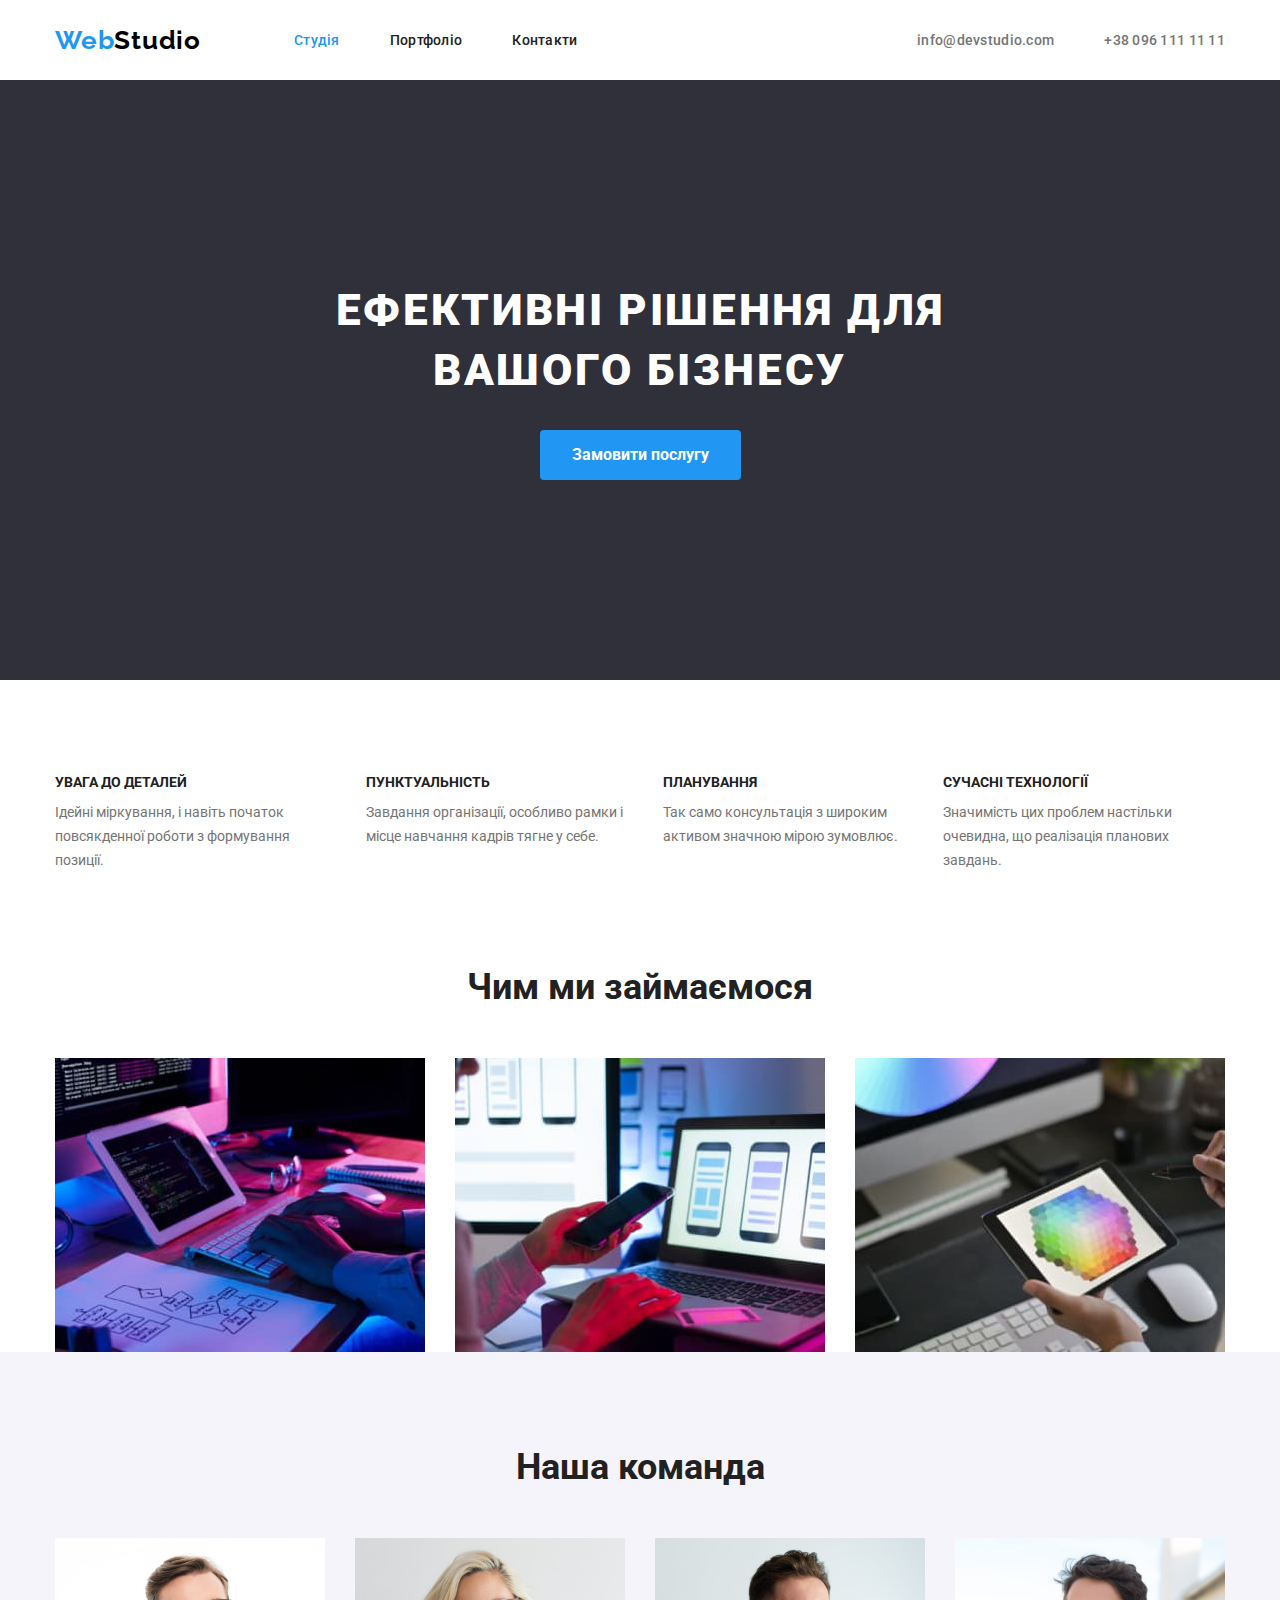
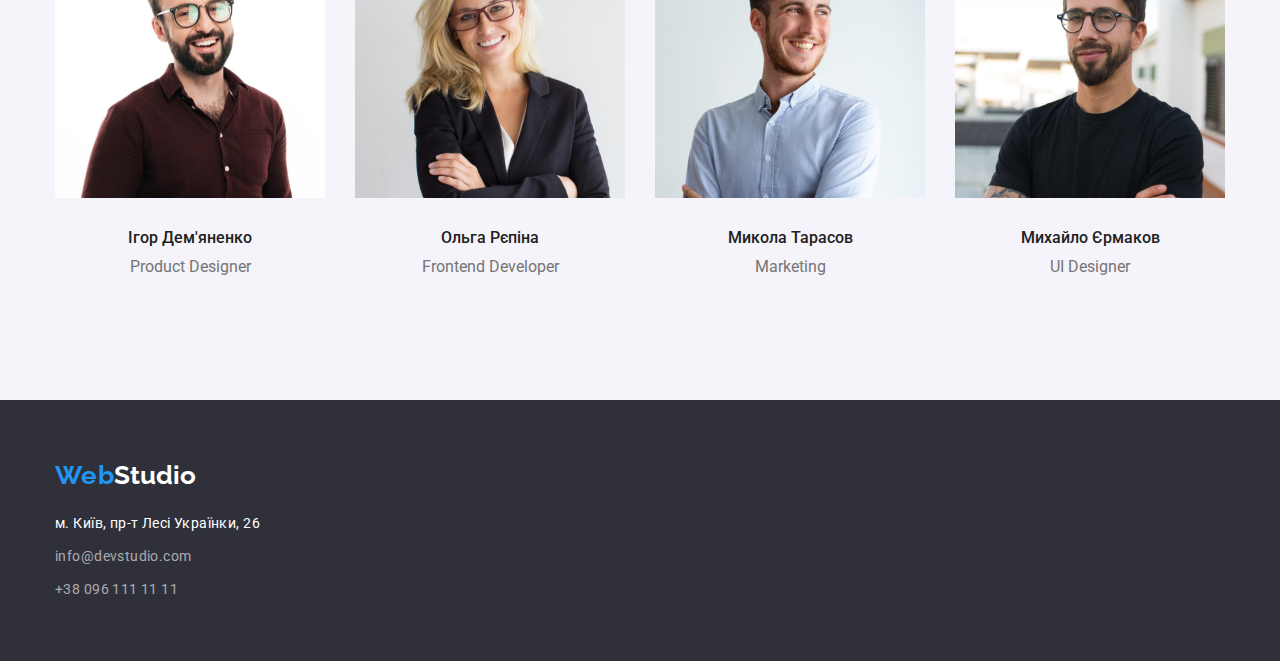
<file: index.html>
<!DOCTYPE html>
<html lang="uk">
  <head>
    <meta charset="UTF-8" />
    <meta http-equiv="X-UA-Compatible" content="IE=edge" />
    <meta name="viewport" content="width=device-width, initial-scale=1.0" />
    <title>WebStudio</title>
    <link rel="preconnect" href="https://fonts.googleapis.com" />
    <link rel="preconnect" href="https://fonts.gstatic.com" crossorigin />
    <link
      href="https://fonts.googleapis.com/css2?family=Raleway:wght@700&family=Roboto:wght@400;500;700;900&display=swap"
      rel="stylesheet"
    />
    <link
      rel="stylesheet"
      href="https://cdnjs.cloudflare.com/ajax/libs/modern-normalize/1.1.0/modern-normalize.min.css"
    />
    <link rel="stylesheet" href="./css/styles.css" />
  </head>
  <body class="body">
    <header class="page-header">
      <div class="container header-container">
        <nav class="header-nav">
          <a class="link header-logo" href="./index.html">
            <span class="web">Web</span><span class="studio">Studio</span></a
          >
          <ul class="header-list list header-nav">
            <li class="header-list-item">
              <a class="header-list-link link current" href="">Студія</a>
            </li>
            <li class="header-list-item">
              <a class="header-list-link link" href="portfolio.html"
                >Портфоліо</a
              >
            </li>
            <li class="header-list-item">
              <a class="header-list-link link" href="">Контакти</a>
            </li>
          </ul>
        </nav>
        <div class="header-link">
          <ul class="list header-nav-link">
            <li class="header-item">
              <a
                class="header-link header-list-link link"
                href="mailto:info@devstudio.com"
                >info@devstudio.com</a
              >
            </li>
            <li class="header-item">
              <a
                class="header-link header-list-link link"
                href="tel:+380961111111"
                >+38 096 111 11 11</a
              >
            </li>
          </ul>
        </div>
      </div>
    </header>
    <main>
      <section class="section hero">
        <div class="container">
          <h1 class="h1-hero">Ефективні рішення для вашого бізнесу</h1>
          <button class="button" type="button">Замовити послугу</button>
        </div>
      </section>
      <section class="section about">
        <div class="container">
          <h2 class="visually-hidden">Наші особливості</h2>
          <ul class="list list-about">
            <li class="list-about-item">
              <h3 class="h3-about">Увага до деталей</h3>
              <p class="p-about">
                Ідейні міркування, і навіть початок повсякденної роботи з
                формування позиції.
              </p>
            </li>
            <li class="list-about-item">
              <h3 class="h3-about">Пунктуальність</h3>
              <p class="p-about">
                Завдання організації, особливо рамки і місце навчання кадрів
                тягне у себе.
              </p>
            </li>
            <li class="list-about-item">
              <h3 class="h3-about">Планування</h3>
              <p class="p-about">
                Так само консультація з широким активом значною мірою зумовлює.
              </p>
            </li>
            <li class="list-about-item">
              <h3 class="h3-about">Сучасні технології</h3>
              <p class="p-about">
                Значимість цих проблем настільки очевидна, що реалізація
                планових завдань.
              </p>
            </li>
          </ul>
        </div>
      </section>
      <section class="section-work">
        <div class="container">
          <h2 class="h">Чим ми займаємося</h2>
          <ul class="list work">
            <li class="item">
              <img
                src="./image/work1.jpg"
                alt="computer"
                width="370"
                height="294"
              />
            </li>
            <li class="item">
              <img
                src="./image/work2.jpg"
                alt="mobile"
                width="370"
                height="294"
              />
            </li>
            <li class="item">
              <img
                src="./image/work3.jpg"
                alt="tablet"
                width="370"
                height="294"
              />
            </li>
          </ul>
        </div>
      </section>
      <section class="section our-team">
        <div class="container">
          <h2 class="h">Наша команда</h2>
          <ul class="list team-list">
            <li class="item">
              <img
                src="./image/team1.jpg"
                alt="Ігор Дем'яненко"
                width="270"
                height="260"
              />
              <div class="team">
                <h3 class="h3-team">Ігор Дем'яненко</h3>
                <p class="p-team">Product Designer</p>
              </div>
            </li>
            <li class="item">
              <img
                src="./image/team2.jpg"
                alt="Ольга Рєпіна"
                width="270"
                height="260"
              />
              <div class="team">
                <h3 class="h3-team">Ольга Рєпіна</h3>
                <p class="p-team">Frontend Developer</p>
              </div>
            </li>
            <li class="item">
              <img
                src="./image/team3.jpg"
                alt="Микола Тарасов"
                width="270"
                height="260"
              />
              <div class="team">
                <h3 class="h3-team">Микола Тарасов</h3>
                <p class="p-team">Marketing</p>
              </div>
            </li>
            <li class="item">
              <img
                src="./image/team4.jpg"
                alt="Михайло Єрмаков"
                width="270"
                height="260"
              />
              <div class="team">
                <h3 class="h3-team">Михайло Єрмаков</h3>
                <p class="p-team">UI Designer</p>
              </div>
            </li>
          </ul>
        </div>
      </section>
    </main>
    <footer class="footer">
      <div class="container footer-container">
        <a class="link" href="./index.html">
          <span class="web">Web</span
          ><span class="footer-studio">Studio</span></a
        >
        <address>
          <ul class="list footer-list">
            <li class="footer-item">
              <a
                class="footer-link link"
                href="https://goo.gl/maps/CPtrU1FHBa2aNyZL9"
                target="_blank"
                rel="noopener noreferrer"
                >м. Київ, пр-т Лесі Українки, 26</a
              >
            </li>
            <li class="footer-item">
              <a
                class="footer-link link footer-color"
                href="mailto:info@devstudio.com"
                >info@devstudio.com</a
              >
            </li>
            <li class="footer-item">
              <a class="footer-link link footer-color" href="tel:+380961111111"
                >+38 096 111 11 11</a
              >
            </li>
          </ul>
        </address>
      </div>
    </footer>
  </body>
</html>
</file>
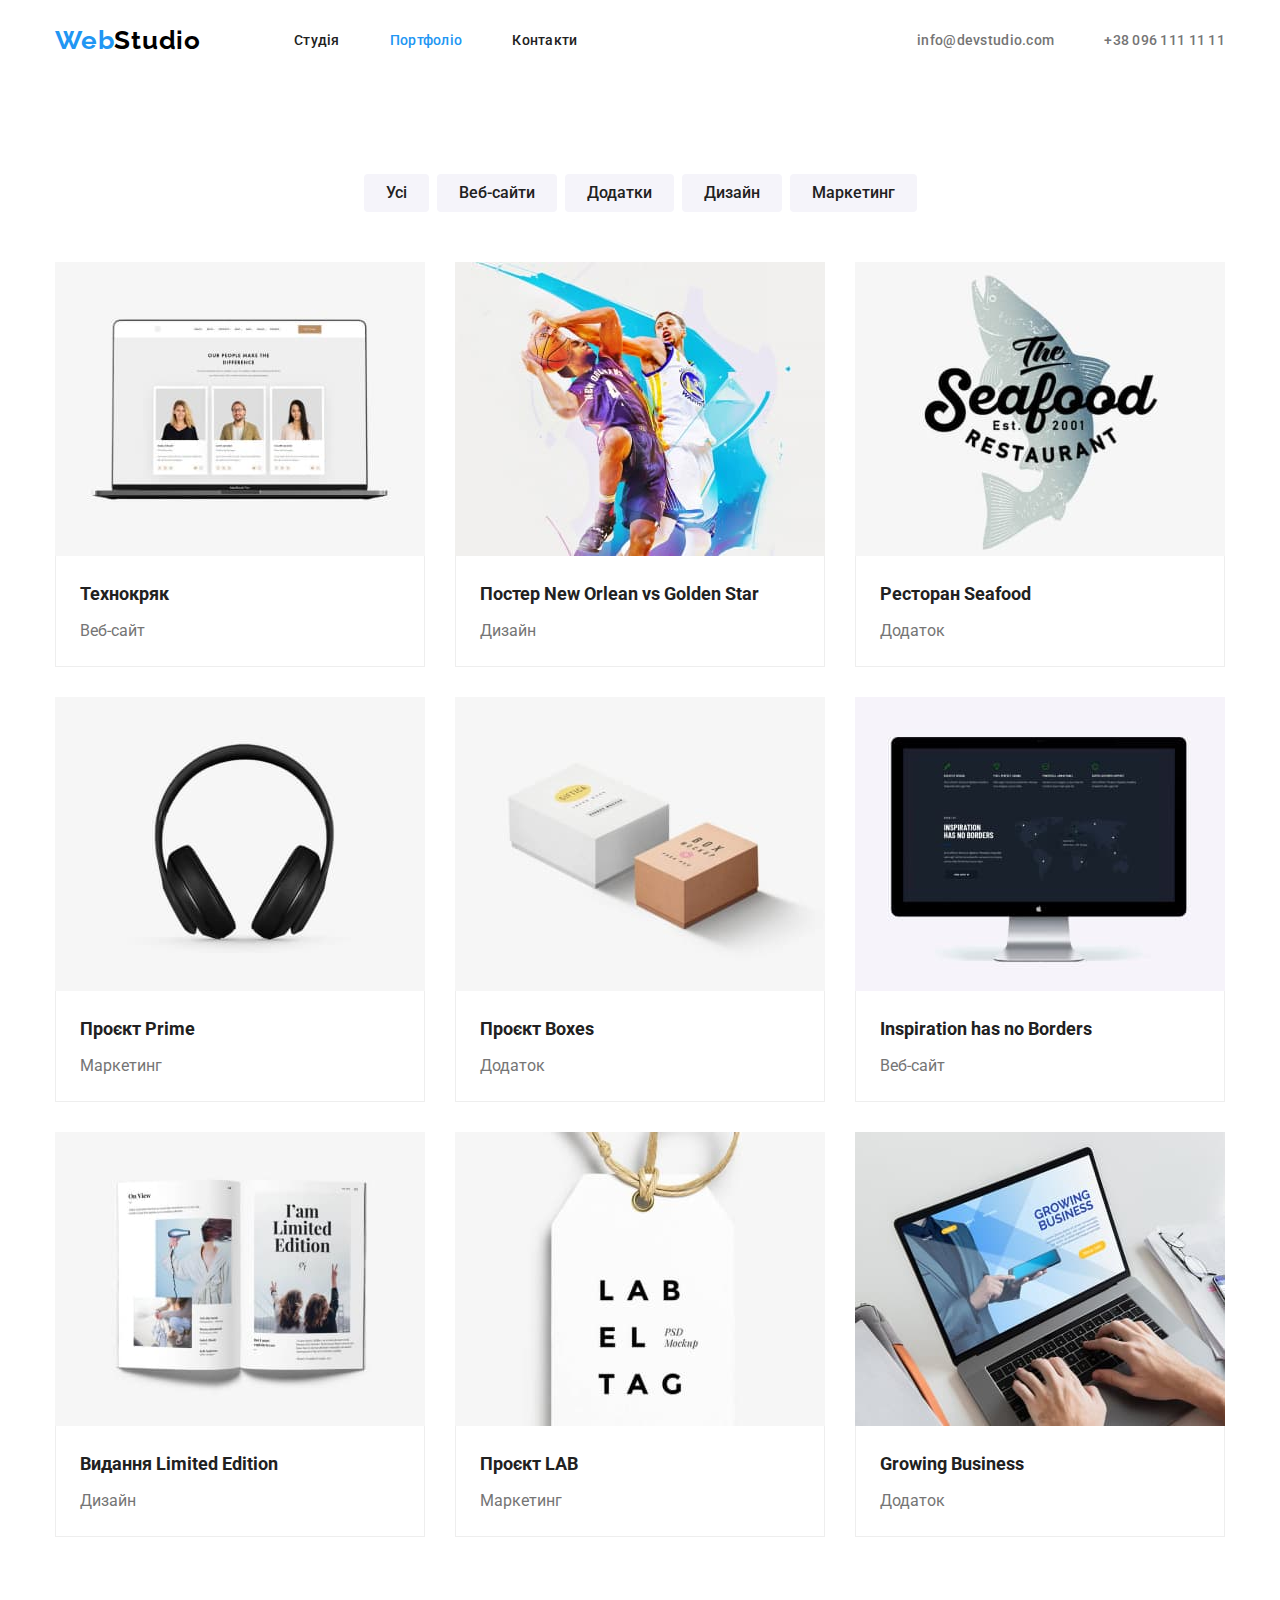
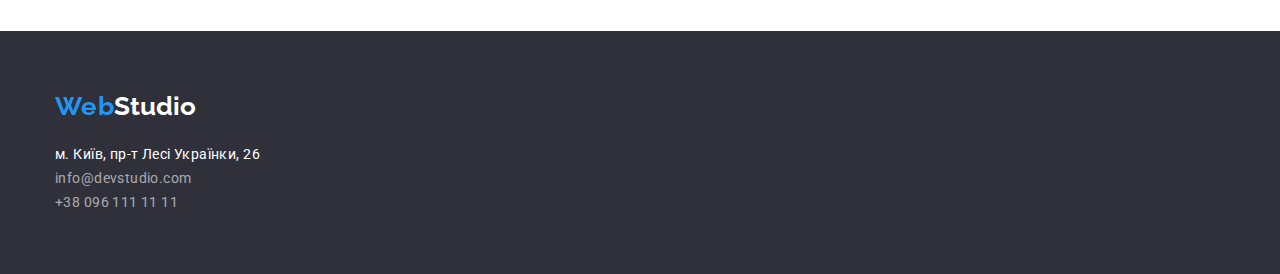
<file: portfolio.html>
<!DOCTYPE html>
<html lang="uk">
  <head>
    <meta charset="UTF-8" />
    <meta http-equiv="X-UA-Compatible" content="IE=edge" />
    <meta name="viewport" content="width=device-width, initial-scale=1.0" />
    <title>WebStudio portfolio</title>
    <link rel="preconnect" href="https://fonts.googleapis.com" />
    <link rel="preconnect" href="https://fonts.gstatic.com" crossorigin />
    <link
      href="https://fonts.googleapis.com/css2?family=Raleway:wght@700&family=Roboto:wght@400;500;700;900&display=swap"
      rel="stylesheet"
    />
    <link
      rel="stylesheet"
      href="https://cdnjs.cloudflare.com/ajax/libs/modern-normalize/1.1.0/modern-normalize.min.css"
    />
    <link rel="stylesheet" href="./css/styles.css" />
  </head>

  <body class="body">
    <header class="page-header">
      <div class="container header-container">
        <nav class="header-nav">
          <a class="link header-logo" href="./index.html">
            <span class="web">Web</span><span class="studio">Studio</span></a
          >
          <ul class="header-list list header-nav">
            <li class="header-list-item">
              <a class="header-list-link link" href="index.html">Студія</a>
            </li>
            <li class="header-list-item">
              <a class="header-list-link link current" href="">Портфоліо</a>
            </li>
            <li class="header-list-item">
              <a class="header-list-link link" href="">Контакти</a>
            </li>
          </ul>
        </nav>
        <div class="header-link">
          <ul class="list header-nav-link">
            <li class="header-item">
              <a
                class="header-link header-list-link link"
                href="mailto:info@devstudio.com"
                >info@devstudio.com</a
              >
            </li>
            <li class="header-item">
              <a
                class="header-link header-list-link link"
                href="tel:+380961111111"
                >+38 096 111 11 11</a
              >
            </li>
          </ul>
        </div>
      </div>
    </header>
    <main>
      <section class="section">
        <div class="container">
          <h1 class="visually-hidden">Портфоліо</h1>
          <ul class="list portfolio-list">
            <li class="item-button-p">
              <button class="button-p" type="button">Усі</button>
            </li>
            <li class="item-button-p">
              <button class="button-p" type="button">Веб-сайти</button>
            </li>
            <li class="item-button-p">
              <button class="button-p" type="button">Додатки</button>
            </li>
            <li class="item-button-p">
              <button class="button-p" type="button">Дизайн</button>
            </li>
            <li class="item-button-p">
              <button class="button-p" type="button">Маркетинг</button>
            </li>
          </ul>
          <ul class="list portfolio-list-img">
            <li class="portfolio-item">
              <a class="link" href=""
                ><img
                  src="./image/tehnokryak.jpg"
                  alt="Технокряк"
                  width="370"
                  height="294"
                />
                <div class="portfolio">
                  <h2 class="h-portfolio">Технокряк</h2>
                  <p class="p-portfolio">Веб-сайт</p>
                </div>
              </a>
            </li>
            <li class="portfolio-item">
              <img
                src="./image/poster.jpg"
                alt="Постер New Orlean vs Golden Star"
                width="370"
                height="294"
              />
              <div class="portfolio">
                <h2 class="h-portfolio">Постер New Orlean vs Golden Star</h2>
                <p class="p-portfolio">Дизайн</p>
              </div>
            </li>
            <li class="portfolio-item">
              <img
                src="./image/restaurant.jpg"
                alt="Ресторан Seafood"
                width="370"
                height="294"
              />
              <div class="portfolio">
                <h2 class="h-portfolio">Ресторан Seafood</h2>
                <p class="p-portfolio">Додаток</p>
              </div>
            </li>
            <li class="portfolio-item">
              <img
                src="./image/prime.jpg"
                alt="Проєкт Prime"
                width="370"
                height="294"
              />
              <div class="portfolio">
                <h2 class="h-portfolio">Проєкт Prime</h2>
                <p class="p-portfolio">Маркетинг</p>
              </div>
            </li>
            <li class="portfolio-item">
              <img
                src="./image/boxes.jpg"
                alt="Проєкт Boxes"
                width="370"
                height="294"
              />
              <div class="portfolio">
                <h2 class="h-portfolio">Проєкт Boxes</h2>
                <p class="p-portfolio">Додаток</p>
              </div>
            </li>
            <li class="portfolio-item">
              <img
                src="./image/inspiration.jpg"
                alt="Inspiration has no Borders"
                width="370"
                height="294"
              />
              <div class="portfolio">
                <h2 class="h-portfolio">Inspiration has no Borders</h2>
                <p class="p-portfolio">Веб-сайт</p>
              </div>
            </li>
            <li class="portfolio-item">
              <img
                src="./image/limited-edition.jpg"
                alt="Видання Limited Edition"
                width="370"
                height="294"
              />
              <div class="portfolio">
                <h2 class="h-portfolio">Видання Limited Edition</h2>
                <p class="p-portfolio">Дизайн</p>
              </div>
            </li>
            <li class="portfolio-item">
              <img
                src="./image/lab.jpg"
                alt="Проєкт LAB"
                width="370"
                height="294"
              />
              <div class="portfolio">
                <h2 class="h-portfolio">Проєкт LAB</h2>
                <p class="p-portfolio">Маркетинг</p>
              </div>
            </li>
            <li class="portfolio-item">
              <img
                src="./image/growing-business.jpg"
                alt="Growing Business"
                width="370"
                height="294"
              />
              <div class="portfolio">
                <h2 class="h-portfolio">Growing Business</h2>
                <p class="p-portfolio">Додаток</p>
              </div>
            </li>
          </ul>
        </div>
      </section>
    </main>
    <footer class="footer">
      <div class="container footer-container">
        <a class="link" href="./index.html">
          <span class="web">Web</span
          ><span class="footer-studio">Studio</span></a
        >
        <address>
          <ul class="list footer-list">
            <li>
              <a
                class="footer-link link"
                href="https://goo.gl/maps/CPtrU1FHBa2aNyZL9"
                target="_blank"
                rel="noopener noreferrer"
                >м. Київ, пр-т Лесі Українки, 26</a
              >
            </li>
            <li>
              <a
                class="footer-link link footer-color"
                href="mailto:info@devstudio.com"
                >info@devstudio.com</a
              >
            </li>
            <li>
              <a class="footer-link link footer-color" href="tel:+380961111111"
                >+38 096 111 11 11</a
              >
            </li>
          </ul>
        </address>
      </div>
    </footer>
  </body>
</html>
</file>
<file: css/styles.css>
:root {
  --main-color: #212121;
  --text-color: #757575;
  --white-color: #ffffff;
  --active-color: #2196f3;
  --logo-color: #000000;
  --footer-color: rgba(255, 255, 255, 0.6);
  --hero-background: #2f303a;
  --active-button-background: #188ce8;
  --team-background: #f5f4fa;
}
h1,
h2,
h3,
p {
  margin: 0;
}
img {
  width: 100%;
  height: auto;
  display: block;
}
.body {
  font-family: "Roboto", sans-serif;
  color: var(--main-color);
}

.link {
  text-decoration: none;
}
.list {
  list-style: none;
  padding-left: 0;
  margin: 0;
}
.container {
  width: 1200px;
  margin-left: auto;
  margin-right: auto;
  padding-left: 15px;
  padding-right: 15px;
}
.section {
  padding-bottom: 94px;
  padding-top: 94px;
}
.page-header {
  border-bottom: 1px;
}
.header-container {
  display: flex;
  align-items: center;
}
.header-logo {
  margin-right: 93px;
}
.web {
  font-family: "Raleway", sans-serif;
  font-size: 26px;
  font-weight: 700;
  line-height: calc(31 / 26);
  letter-spacing: 0.03em;
  color: var(--active-color);
}
.studio {
  font-family: "Raleway", sans-serif;
  font-size: 26px;
  font-weight: 700;
  line-height: calc(31 / 26);
  letter-spacing: 0.03em;
  color: var(--logo-color);
}
.header-nav {
  display: flex;
  align-items: center;
}
.header-nav-link {
  display: flex;
}
.header-list-item {
  margin-right: 50px;
}
.header-list-link {
  font-style: normal;
  font-weight: 500;
  font-size: 14px;
  line-height: calc(16 / 14);
  letter-spacing: 0.02em;
  color: var(--main-color);
  padding-top: 32px;
  padding-bottom: 32px;
  display: block;
}
.header-list-link:hover,
.header-list-link:focus {
  color: var(--active-color);
}
.header-link {
  margin-left: auto;
}
.header-item:not(:last-child) {
  margin-right: 50px;
}
.header-link {
  font-style: normal;
  font-weight: 500;
  font-size: 14px;
  line-height: calc(16 / 14);
  letter-spacing: 0.02em;
  color: var(--text-color);
}
.link.current {
  color: var(--active-color);
}

.hero {
  background: var(--hero-background);
  text-align: center;
  padding-top: 200px;
  padding-bottom: 200px;
}
.h1-hero {
  font-weight: 900;
  font-size: 44px;
  line-height: calc(60 / 44);
  letter-spacing: 0.06em;
  text-transform: uppercase;
  color: var(--white-color);
  width: 696px;
  margin: 0 auto 30px;
}

.button {
  background: var(--active-color);
  font-weight: 700;
  font-size: 16px;
  line-height: calc(30 / 16);
  color: var(--white-color);
  cursor: pointer;
  padding: 10px 32px;
  border-radius: 4px;
  border: none;
}
.button:hover,
.button:focus {
  background: var(--active-button-background);
}

.list-about {
  display: flex;
}
.list-about-item:not(:last-child) {
  margin-right: 30px;
}
.h {
  text-align: center;
}
.section-work {
  padding-top: 0;
}
.h3-about {
  padding: 0;
  font-size: 14px;
  line-height: calc(16 / 14);
  text-transform: uppercase;
}
.work {
  display: flex;
  gap: 30px;
}
.work .item {
  width: calc((100%-60px) / 3);
}
.our-team {
  background: var(--team-background);
}
.team-list {
  display: flex;
  gap: 30px;
}
.team .item {
  width: calc((100%-90px) / 4);
  background-color: var(--white-color);
}
.team {
  padding-top: 30px;
  padding-bottom: 30px;
}
.p-about {
  font-weight: 400;
  font-size: 14px;
  line-height: calc(24 / 14);
  color: var(--text-color);
  margin-top: 10px;
}
.h {
  font-weight: 700;
  font-size: 36px;
  line-height: calc(42 / 36);
  margin-bottom: 50px;
}
.h3-team {
  font-weight: 500;
  font-size: 16px;
  line-height: calc(19 / 16);
  text-align: center;
  margin-bottom: 10px;
}
.p-team {
  font-weight: 400;
  font-size: 16px;
  line-height: calc(19 / 16);
  color: var(--text-color);
  text-align: center;
}
.footer-container {
  padding-top: 60px;
  padding-bottom: 60px;
}
address {
  margin-top: 20px;
}

.footer-item:not(:last-child) {
  margin-bottom: 9px;
}

.button-p {
  font-weight: 500;
  font-size: 16px;
  font-family: inherit;
  line-height: calc(26 / 16);
  color: var(--main-color);
  background: var(--team-background);
  cursor: pointer;
  padding: 6px 22px;
  border-radius: 4px;
  border: none;
}
.button-p:hover,
.button-p:focus {
  background: var(--active-color);
  color: var(--white-color);
}
.visually-hidden {
  position: absolute;
  white-space: nowrap;
  width: 1px;
  height: 1px;
  overflow: hidden;
  border: 0;
  padding: 0;
  clip: rect(0 0 0 0);
  clip-path: inset(50%);
  margin: -1px;
}
.item-button-p:not(:last-child) {
  margin-right: 8px;
}
.portfolio-list {
  display: flex;
  justify-content: center;
  margin-bottom: 50px;
}

.portfolio-list-img {
  display: flex;
  flex-wrap: wrap;
  gap: 30px;
  justify-content: center;
}
.portfolio-item {
  flex-basis: calc((100%-60px) / 3);
  background: #ffffff;
  box-sizing: border-box;
}
.portfolio {
  padding-top: 20px;
  padding-bottom: 20px;
  padding-left: 24px;
  padding-right: 24px;
  border-bottom: 1px solid #eeeeee;
  border-left: 1px solid #eeeeee;
  border-right: 1px solid #eeeeee;
}
.h-portfolio {
  font-weight: 700;
  font-size: 18px;
  line-height: calc(36 / 18);
  color: var(--main-color);
  text-align: flex-start;
  margin-bottom: 4px;
}
.p-portfolio {
  font-weight: 400;
  font-size: 16px;
  line-height: calc(30 / 16);
  color: var(--text-color);
  text-align: flex-start;
}

.footer {
  background: var(--hero-background);
}
.footer-link {
  font-weight: 400;
  font-style: normal;
  font-size: 14px;
  line-height: calc(24 / 14);
  letter-spacing: 0.03em;
  color: var(--white-color);
}
.footer-link:hover,
.footer-link:focus {
  color: var(--active-color);
}
.footer-color {
  color: var(--footer-color);
}
.footer-studio {
  font-family: "Raleway", sans-serif;
  font-size: 26px;
  font-weight: bold;
  line-height: calc(31 / 26);
  color: var(--white-color);
}
</file>
